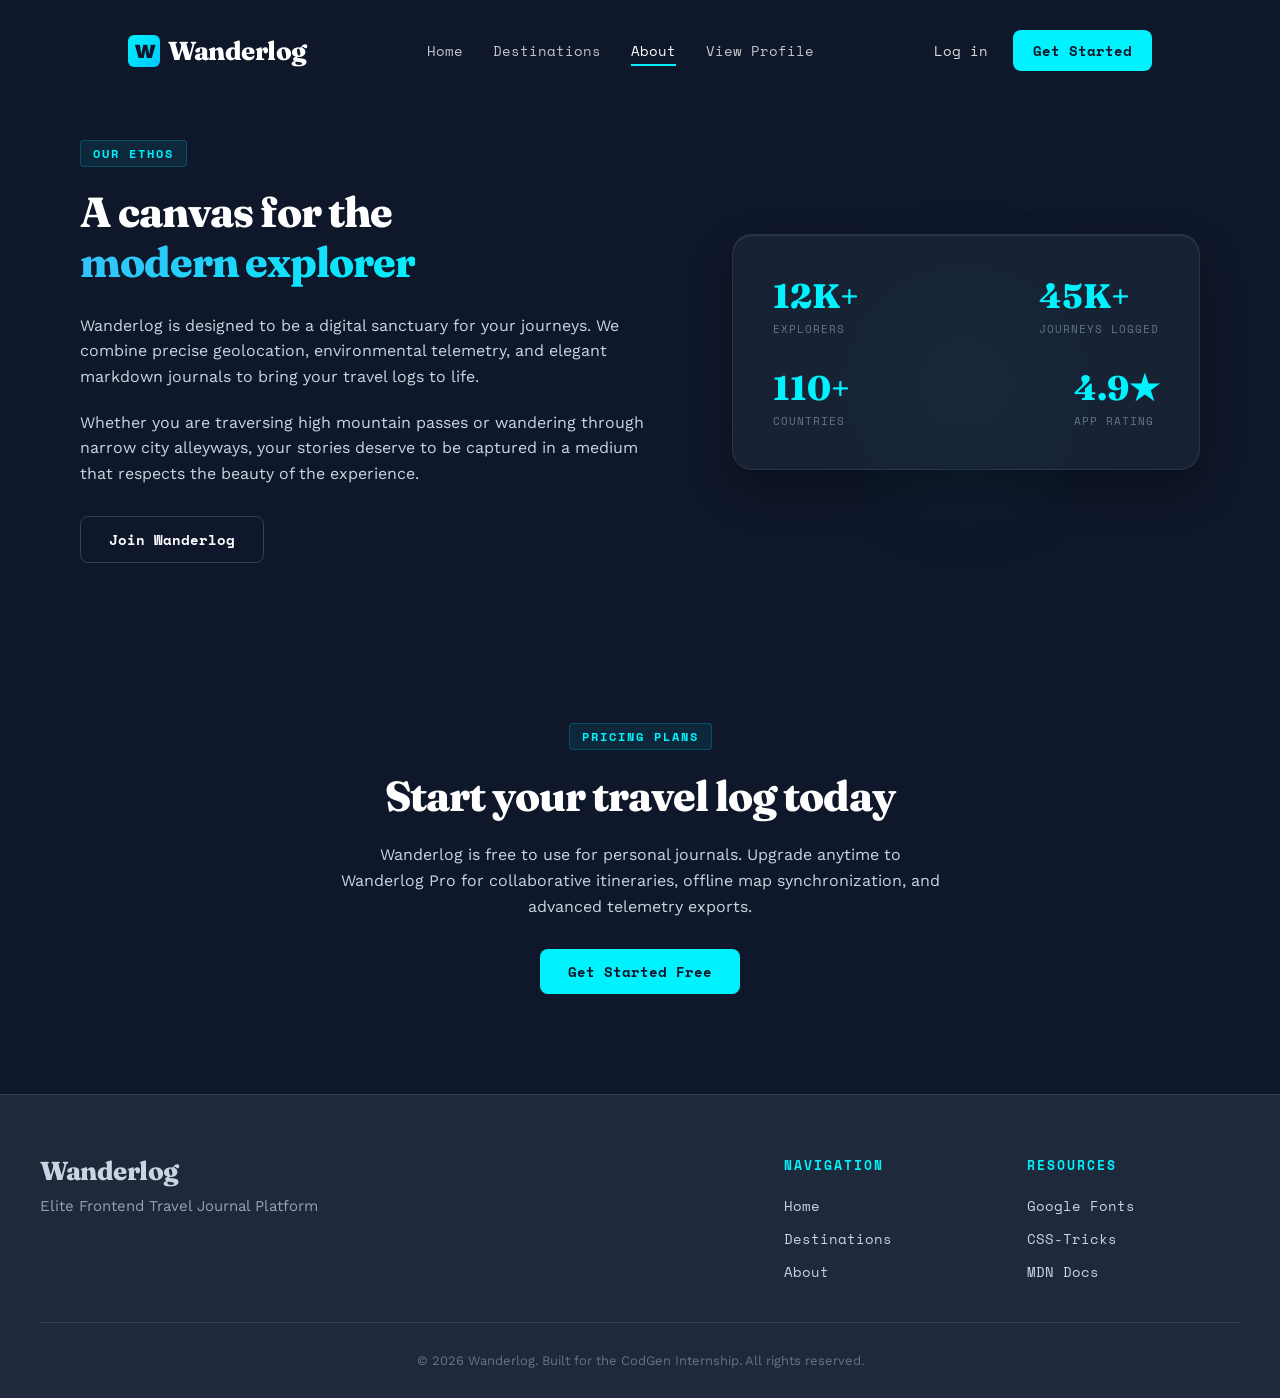
<file: about.html>
<!DOCTYPE html>
<html lang="en">
<head>
    <meta charset="UTF-8">
    <meta name="viewport" content="width=device-width, initial-scale=1.0">
    <title>About Wanderlog — Travel Journal Platform</title>
    <meta name="description" content="A sanctuary for travelers to plan, log, and organize journeys cleanly.">
    
    <link rel="preconnect" href="https://fonts.googleapis.com">
    <link rel="preconnect" href="https://fonts.gstatic.com" crossorigin>
    <link href="https://fonts.googleapis.com/css2?family=Fraunces:wght@600;700&family=Space+Mono:wght@400;700&family=Work+Sans:wght@300;400;500;600;700&display=swap" rel="stylesheet">
    <link rel="stylesheet" href="style.css">
    <style>
        .about {
            padding-top: 140px;
        }
    </style>
</head>
<body>

    
    <header>
        <div class="navbar">
            <a href="index.html" class="logo" id="logo-link">
                <span class="logo-icon">W</span>
                <span class="logo-text">Wanderlog</span>
            </a>
            
            <input type="checkbox" id="menu-toggle" class="menu-toggle-checkbox">
            <label for="menu-toggle" class="menu-toggle-label">☰</label>
            
            <ul class="nav-links">
                <li><a href="index.html" class="nav-link text-mono" id="nav-link-home">Home</a></li>
                <li><a href="destination.html" class="nav-link text-mono" id="nav-link-destinations">Destinations</a></li>
                <li><a href="about.html" class="nav-link active text-mono" id="nav-link-about">About</a></li>
                <li><a href="profile.html?user=sakshikolekar" class="nav-link text-mono" id="nav-link-profile">View Profile</a></li>
            </ul>

            <div class="auth-buttons">
                <a href="#login" class="signin text-mono" id="link-header-login">Log in</a>
                <button class="signup text-mono" id="btn-header-start">Get Started</button>
            </div>
        </div>
    </header>

    
    <main>
        
        <section class="about" id="about">
            <div class="about-container">
                <div class="about-content">
                    <span class="category-tag text-mono">Our Ethos</span>
                    <h2>A canvas for the <br><span class="highlight-text">modern explorer</span></h2>
                    <p>
                        Wanderlog is designed to be a digital sanctuary for your journeys. We combine precise geolocation, environmental telemetry, and elegant markdown journals to bring your travel logs to life.
                    </p>
                    <p>
                        Whether you are traversing high mountain passes or wandering through narrow city alleyways, your stories deserve to be captured in a medium that respects the beauty of the experience.
                    </p>
                    <button class="btn-about" id="btn-about-join">Join Wanderlog</button>
                </div>
                <div class="about-stats-panel">
                    <div class="about-stats-glow"></div>
                    <div class="glass-card stats-glass" id="about-stats-card">
                        <div class="stat-row">
                            <div class="stat-item">
                                <span class="stat-number">12K+</span>
                                <span class="stat-desc text-mono">Explorers</span>
                            </div>
                            <div class="stat-item">
                                <span class="stat-number">45K+</span>
                                <span class="stat-desc text-mono">Journeys Logged</span>
                            </div>
                        </div>
                        <div class="stat-row">
                            <div class="stat-item">
                                <span class="stat-number">110+</span>
                                <span class="stat-desc text-mono">Countries</span>
                            </div>
                            <div class="stat-item">
                                <span class="stat-number">4.9★</span>
                                <span class="stat-desc text-mono">App Rating</span>
                            </div>
                        </div>
                    </div>
                </div>
            </div>
        </section>

       
        <section class="pricing" id="pricing">
            <div class="pricing-container">
                <span class="category-tag text-mono">Pricing Plans</span>
                <h2>Start your travel log today</h2>
                <p>
                    Wanderlog is free to use for personal journals. Upgrade anytime to Wanderlog Pro for collaborative itineraries, offline map synchronization, and advanced telemetry exports.
                </p>
                <button class="btn-pricing" id="btn-pricing-cta">Get Started Free</button>
            </div>
        </section>
    </main>

    
    <footer class="app-footer">
        <div class="footer-container">
            <div class="footer-brand">
                <span class="logo-text">Wanderlog</span>
                <p class="footer-tagline">Elite Frontend Travel Journal Platform</p>
            </div>
            <div class="footer-links">
                <div class="link-group">
                    <h3>Navigation</h3>
                    <ul>
                        <li><a href="index.html" class="text-mono" id="link-footer-home">Home</a></li>
                        <li><a href="destination.html" class="text-mono" id="link-footer-destinations">Destinations</a></li>
                        <li><a href="about.html" class="text-mono" id="link-footer-about">About</a></li>
                    </ul>
                </div>
                <div class="link-group">
                    <h3>Resources</h3>
                    <ul>
                        <li><a href="https://fonts.google.com/" target="_blank" rel="noopener noreferrer" class="text-mono" id="link-footer-google-fonts">Google Fonts</a></li>
                        <li><a href="https://css-tricks.com/" target="_blank" rel="noopener noreferrer" class="text-mono" id="link-footer-css-tricks">CSS-Tricks</a></li>
                        <li><a href="https://developer.mozilla.org/" target="_blank" rel="noopener noreferrer" class="text-mono" id="link-footer-mdn">MDN Docs</a></li>
                    </ul>
                </div>
            </div>
        </div>
        <div class="footer-bottom">
            <p>&copy; 2026 Wanderlog. Built for the CodGen Internship. All rights reserved.</p>
        </div>
    </footer>

    <script>
        // Parse current username from URL query parameters (default to 'sakshikolekar')
        var params = new URLSearchParams(window.location.search);
        var currentProfileUsername = params.get("user") || "sakshikolekar";

        // Update navigation links to preserve the user query parameter
        var logoLink = document.getElementById("logo-link");
        if (logoLink) logoLink.href = "index.html?user=" + currentProfileUsername;
        var navHome = document.getElementById("nav-link-home");
        if (navHome) navHome.href = "index.html?user=" + currentProfileUsername;
        var navDest = document.getElementById("nav-link-destinations");
        if (navDest) navDest.href = "destination.html?user=" + currentProfileUsername;
        var navAbout = document.getElementById("nav-link-about");
        if (navAbout) navAbout.href = "about.html?user=" + currentProfileUsername;
        var navProfile = document.getElementById("nav-link-profile");
        if (navProfile) navProfile.href = "profile.html?user=" + currentProfileUsername;

        // Footer links
        var footerHome = document.getElementById("link-footer-home");
        if (footerHome) footerHome.href = "index.html?user=" + currentProfileUsername;
        var footerDest = document.getElementById("link-footer-destinations");
        if (footerDest) footerDest.href = "destination.html?user=" + currentProfileUsername;
        var footerAbout = document.getElementById("link-footer-about");
        if (footerAbout) footerAbout.href = "about.html?user=" + currentProfileUsername;
    </script>
</body>
</html>
</file>
<file: style.css>
* {
  margin: 0;
  padding: 0;
  box-sizing: border-box;
}


body {
  font-family: 'Work Sans', sans-serif;
  color: #cbd5e1;
  background-color: #0f172a;
}

h1, h2, h3 {
  font-family: 'Fraunces', serif;
  color: white;
}

button,
.text-mono {
  font-family: 'Space Mono', monospace;
}


.webkit-scrollbar {
  width: 8px;
}

::-webkit-scrollbar-track {
  background: #0f172a;
}

::-webkit-scrollbar-thumb {
  background: #334155;
  border-radius: 4px;
}

::-webkit-scrollbar-thumb:hover {
  background: #00f2fe;
}



body > header {
  position: absolute;
  top: 0;
  left: 0;
  right: 0;
  z-index: 1000;
  background: transparent;
  width: 100%;
}

.navbar {
  display: flex;
  justify-content: space-between;
  align-items: center;
  padding: 30px 10%;
  width: 100%;
}


.logo {
  display: flex;
  align-items: center;
  gap: 8px;
  text-decoration: none;
  color: white;
}

.logo-icon {
  background: linear-gradient(135deg, #00f2fe 0%, #00c6ff 100%);
  color: #0f172a;
  font-family: 'Work Sans', sans-serif;
  font-weight: 900;
  font-size: 20px;
  width: 32px;
  height: 32px;
  display: flex;
  align-items: center;
  justify-content: center;
  border-radius: 6px;
  letter-spacing: -1px;
}

.logo-text {
  font-family: 'Fraunces', serif;
  font-size: 26px;
  font-weight: 800;
  letter-spacing: -0.5px;
}


.nav-links {
  list-style: none;
  display: flex;
  gap: 30px;
}

.nav-links li a {
  text-decoration: none;
  color: rgba(255, 255, 255, 0.75);
  font-size: 14px;
  transition: 0.2s;
  padding: 5px 0;
  position: relative;
}

.nav-links li a:hover,
.nav-links li a.active {
  color: white;
}

.nav-links li a::after {
  content: '';
  position: absolute;
  bottom: 0;
  left: 0;
  width: 0;
  height: 2px;
  background: #00f2fe;
  transition: 0.2s;
}

.nav-links li a:hover::after,
.nav-links li a.active::after {
  width: 100%;
}


.auth-buttons {
  display: flex;
  align-items: center;
  gap: 25px;
}


.signin {
  text-decoration: none;
  color: rgba(255, 255, 255, 0.85);
  font-size: 14px;
  transition: 0.2s;
}

.signin:hover {
  color: #00f2fe;
}


.signup {
  padding: 10px 20px;
  border: none;
  background: #00f2fe;
  color: #0f172a;
  cursor: pointer;
  border-radius: 8px;
  font-weight: 700;
  font-size: 14px;
  transition: 0.3s cubic-bezier(0.34, 1.56, 0.64, 1);
}

.signup:hover {
  background: #05d5e0;
  transform: translateY(-2px) scale(1.02);
  box-shadow: 0 4px 15px rgba(0, 242, 254, 0.4);
}


.menu-toggle-checkbox {
  display: none;
}

.menu-toggle-label {
  display: none;
  font-size: 28px;
  color: white;
  cursor: pointer;
  user-select: none;
}



.hero {
  position: relative;
  display: flex;
  align-items: center;
  justify-content: flex-end; /* right bank alignment to match layout when flipped */
  min-height: 85vh;
  padding: 160px 10% 80px;
  background: url("https://images.unsplash.com/photo-1542718610-a1d656d1884c?auto=format&fit=crop&w=1600&q=80") no-repeat center/cover;
  transform: scaleX(-1); /* cabin mirrored to right */
}

.hero-overlay {
  position: absolute;
  top: 0;
  left: 0;
  width: 100%;
  height: 100%;
  background: linear-gradient(180deg, rgba(15, 23, 42, 0.4) 0%, rgba(15, 23, 42, 0.75) 100%);
  z-index: 1;
}

.hero-container {
  width: 100%;
  max-width: 1200px;
  margin: 0 auto;
  position: relative;
  z-index: 2;
  transform: scaleX(-1); /* text flipped back to normal */
}

.hero-content {
  max-width: 580px;
  display: flex;
  flex-direction: column;
  align-items: flex-start;
  text-align: left;
}

.hero h1 {
  font-family: 'Work Sans', sans-serif;
  font-size: 56px;
  font-weight: 800;
  line-height: 1.15;
  letter-spacing: -1px;
  color: white;
  margin-bottom: 15px;
  text-shadow: 0 2px 10px rgba(0, 0, 0, 0.5);
}

.hero p {
  font-size: 18px;
  color: rgba(255, 255, 255, 0.85);
  margin-bottom: 35px;
  text-shadow: 0 1px 5px rgba(0, 0, 0, 0.4);
}


.search-bar {
  background: white;
  padding: 6px;
  border-radius: 30px;
  display: flex;
  width: 100%;
  max-width: 480px;
  box-shadow: 0 8px 30px rgba(0, 0, 0, 0.35);
  margin-bottom: 50px;
}

.search-input-wrapper {
  display: flex;
  align-items: center;
  flex: 1;
  padding-left: 15px;
  gap: 8px;
}

.search-icon-svg {
  flex-shrink: 0;
  opacity: 0.6;
}

.search-bar input {
  width: 100%;
  border: none;
  outline: none;
  font-size: 15px;
  font-family: 'Work Sans', sans-serif;
  color: #1e293b;
}

.search-bar input::placeholder {
  color: #64748b;
}

.search-bar button {
  background: #00f2fe;
  color: #0f172a;
  border: none;
  padding: 10px 28px;
  border-radius: 30px;
  font-size: 14px;
  font-weight: 700;
  cursor: pointer;
  transition: background 0.2s;
}

.search-bar button:hover {
  background: #05d5e0;
}


.categories {
  width: 100%;
}

.categories-title {
  display: block;
  font-size: 12px;
  font-weight: 700;
  color: rgba(255, 255, 255, 0.6);
  text-transform: uppercase;
  letter-spacing: 2px;
  margin-bottom: 15px;
}

.categories-grid {
  display: flex;
  gap: 15px;
  flex-wrap: wrap;
}

.category-card {
  position: relative;
  width: 160px;
  height: 100px;
  border-radius: 12px;
  background-size: cover;
  background-position: center;
  display: flex;
  align-items: flex-end;
  padding: 12px 15px;
  overflow: hidden;
  border: 1px solid rgba(255, 255, 255, 0.1);
  box-shadow: 0 4px 10px rgba(0, 0, 0, 0.2);
  transition: transform 0.4s cubic-bezier(0.34, 1.56, 0.64, 1);
}

.category-card:hover {
  transform: translateY(-4px);
  border-color: #00f2fe;
}

.category-card .card-overlay {
  position: absolute;
  top: 0;
  left: 0;
  width: 100%;
  height: 100%;
  background: linear-gradient(180deg, transparent 40%, rgba(15, 23, 42, 0.85) 100%);
  z-index: 1;
}

.category-card .category-name {
  position: relative;
  z-index: 2;
  font-size: 13px;
  color: white;
}



.destinations {
  max-width: 1200px;
  margin: 0 auto;
  padding: 100px 40px;
  width: 100%;
}

.section-header {
  text-align: center;
  margin-bottom: 60px;
  display: flex;
  flex-direction: column;
  align-items: center;
}

.category-tag {
  font-size: 12px;
  font-weight: 700;
  color: #00f2fe;
  text-transform: uppercase;
  letter-spacing: 2px;
  margin-bottom: 10px;
  padding: 4px 12px;
  background-color: rgba(0, 242, 254, 0.08);
  border-radius: 4px;
  border: 1px solid rgba(0, 242, 254, 0.2);
}

.destinations h2 {
  font-size: 42px;
  font-weight: 800;
  margin-bottom: 15px;
  letter-spacing: -1px;
}

.destinations p {
  font-size: 17px;
  color: #94a3b8;
  max-width: 600px;
}

.destinations-grid {
  display: grid;
  grid-template-columns: repeat(3, 1fr);
  gap: 30px;
}


.glass-card {
  background: rgba(30, 41, 59, 0.65);
  backdrop-filter: blur(20px);
  -webkit-backdrop-filter: blur(20px);
  border: 1px solid rgba(255, 255, 255, 0.08);
  border-radius: 20px;
  padding: 35px;
  width: 100%;
  box-shadow: 0 20px 40px rgba(0, 0, 0, 0.3),
              inset 0 1px 1px rgba(255, 255, 255, 0.1);
  position: relative;
  z-index: 1;
  transition: transform 0.4s cubic-bezier(0.34, 1.56, 0.64, 1);
}

.glass-card:hover {
  transform: translateY(-8px);
  border-color: rgba(0, 242, 254, 0.3);
}

.card-image {
  width: 100%;
  height: 180px;
  background-size: cover;
  background-position: center;
  border-radius: 12px;
  margin-bottom: 20px;
}

.destination-card {
  height: 100%;
  display: flex;
  flex-direction: column;
  justify-content: space-between;
}

.card-header {
  display: flex;
  justify-content: space-between;
  align-items: center;
  flex-wrap: wrap;
  gap: 8px;
  margin-bottom: 20px;
}

.badge {
  font-size: 11px;
  color: white;
  background-color: #334155;
  padding: 4px 10px;
  border-radius: 4px;
  font-weight: 700;
  white-space: nowrap;
}

.coordinates {
  font-size: 11px;
  color: #00f2fe;
  font-weight: 700;
  white-space: nowrap;
  overflow: hidden;
  text-overflow: ellipsis;
  max-width: 150px;
}

.card-title {
  font-size: 28px;
  font-weight: 700;
  margin-bottom: 12px;
  color: white;
}

.card-excerpt {
  font-size: 14px;
  color: #cbd5e1;
  margin-bottom: 20px;
  line-height: 1.5;
  white-space: pre-line;
  max-height: 120px;
  overflow-y: auto;
  padding-right: 5px;
}

.card-footer {
  display: flex;
  align-items: center;
  gap: 12px;
  font-size: 12px;
  border-top: 1px solid rgba(255, 255, 255, 0.08);
  padding-top: 20px;
}

.stat-label {
  color: #64748b;
}

.stat-value {
  color: white;
  font-weight: 700;
}

.divider {
  color: #475569;
}



.about {
  max-width: 1200px;
  margin: 0 auto;
  padding: 100px 40px;
  width: 100%;
}

.about-container {
  display: grid;
  grid-template-columns: 1.1fr 0.9fr;
  gap: 80px;
  align-items: center;
}

.about-content {
  display: flex;
  flex-direction: column;
  align-items: flex-start;
}

.about-content h2 {
  font-size: 42px;
  font-weight: 800;
  line-height: 1.2;
  margin-top: 10px;
  margin-bottom: 25px;
  letter-spacing: -1px;
}

.highlight-text {
  background: linear-gradient(135deg, #38bdf8 0%, #00f2fe 100%);
  -webkit-background-clip: text;
  -webkit-text-fill-color: transparent;
}

.about-content p {
  color: #cbd5e1;
  margin-bottom: 20px;
  font-size: 16px;
  line-height: 1.6;
}

.btn-about {
  padding: 12px 28px;
  border: 1px solid #334155;
  background: transparent;
  color: white;
  border-radius: 8px;
  font-size: 14px;
  font-weight: 600;
  cursor: pointer;
  transition: 0.3s;
  margin-top: 10px;
}

.btn-about:hover {
  background: #1e293b;
  border-color: #00f2fe;
}

.about-stats-panel {
  display: flex;
  justify-content: center;
  position: relative;
  width: 100%;
}

.about-stats-glow {
  position: absolute;
  width: 300px;
  height: 300px;
  background: radial-gradient(circle, rgba(0, 242, 254, 0.1) 0%, transparent 70%);
  filter: blur(40px);
  z-index: 0;
  pointer-events: none;
}

.stats-glass {
  z-index: 1;
  display: flex;
  flex-direction: column;
  gap: 30px;
  padding: 40px;
}

.stat-row {
  display: flex;
  justify-content: space-between;
  gap: 40px;
}

.stat-item {
  display: flex;
  flex-direction: column;
  gap: 4px;
}

.stat-number {
  font-family: 'Fraunces', serif;
  font-size: 34px;
  font-weight: 800;
  color: #00f2fe;
}

.stat-desc {
  font-size: 11px;
  color: #64748b;
  text-transform: uppercase;
  letter-spacing: 1px;
}


/* PRICING */.pricing {
  max-width: 1200px;
  margin: 0 auto;
  padding: 60px 40px 100px;
  width: 100%;
}

.pricing-container {
  display: flex;
  flex-direction: column;
  align-items: center;
  text-align: center;
}

.pricing h2 {
  font-size: 42px;
  font-weight: 800;
  margin-top: 10px;
  margin-bottom: 20px;
  letter-spacing: -1px;
}

.pricing p {
  font-size: 16px;
  color: #cbd5e1;
  max-width: 600px;
  margin-bottom: 30px;
  line-height: 1.6;
}

.btn-pricing {
  padding: 12px 28px;
  border: none;
  background: #00f2fe;
  color: #0f172a;
  border-radius: 8px;
  font-size: 14px;
  font-weight: 700;
  cursor: pointer;
  transition: background 0.2s;
}

.btn-pricing:hover {
  background: #05d5e0;
}


/* FOOTER */
.app-footer {
  background-color: #1e293b;
  border-top: 1px solid #334155;
  padding: 60px 40px 30px;
  width: 100%;
}

.footer-container {
  max-width: 1200px;
  margin: 0 auto;
  display: grid;
  grid-template-columns: 1.5fr 1fr;
  gap: 60px;
  margin-bottom: 40px;
}

.footer-brand {
  display: flex;
  flex-direction: column;
  gap: 10px;
}

.footer-tagline {
  font-size: 15px;
  color: #94a3b8;
}

.footer-links {
  display: grid;
  grid-template-columns: 1fr 1fr;
  gap: 30px;
}

.link-group h3 {
  font-family: 'Space Mono', monospace;
  font-size: 13px;
  text-transform: uppercase;
  letter-spacing: 2px;
  color: #00f2fe;
  margin-bottom: 20px;
}

.link-group ul {
  list-style: none;
  display: flex;
  flex-direction: column;
  gap: 12px;
}

.link-group a {
  font-size: 14px;
  color: #cbd5e1;
  text-decoration: none;
  transition: 0.2s;
}

.link-group a:hover {
  color: #00f2fe;
  padding-left: 4px;
}

.footer-bottom {
  max-width: 1200px;
  margin: 0 auto;
  border-top: 1px solid #334155;
  padding-top: 30px;
  display: flex;
  justify-content: center;
  text-align: center;
  font-size: 13px;
  color: #64748b;
}


/* RESPONSIVE */
@media (max-width: 1024px) {
  .hero-container {
    gap: 30px;
  }
  
  .destinations-grid {
    grid-template-columns: repeat(2, 1fr);
    gap: 20px;
  }
  
  .about-container {
    gap: 40px;
  }
}

@media (max-width: 768px) {
  .navbar {
    padding: 10px 15px; 
  }

  .nav-links {
    display: none; 
    flex-direction: column;
    background: #0b1c3d;
    position: absolute;
    top: 62px;
    right: 0;
    width: 100%;
    text-align: center;
    padding: 20px 0;
    box-shadow: 0 10px 15px rgba(0, 0, 0, 0.25);
  }

  .nav-links li {
    margin: 10px 0;
  }

  /* show class */
  #menu-toggle:checked ~ .nav-links {
    display: flex;
    z-index: 100;
  }

  .menu-toggle-label {
    display: block;
    margin-left: auto;
    margin-right: 15px;
    z-index: 101;
  }

  .auth-buttons {
    display: none; 
  }

  .logo {
    font-size: 18px;
  }

  /* hero mobile fix */
  .hero {
    padding: 120px 20px 60px;
    min-height: auto;
    transform: none;
  }

  .hero-container {
    transform: none;
  }

  .hero-content {
    align-items: center;
    text-align: center;
    max-width: 100%;
  }

  .hero h1 {
    font-size: 32px;
  }

  .hero p {
    font-size: 16px;
  }

  .search-bar {
    flex-direction: column;
    border-radius: 15px;
    padding: 8px;
    gap: 8px;
  }

  .search-input-wrapper {
    padding-left: 5px;
    width: 100%;
  }

  .search-bar input {
    text-align: center;
  }

  .search-bar button {
    width: 100%;
    border-radius: 10px;
  }

  .categories {
    display: flex;
    flex-direction: column;
    align-items: center;
  }

  .categories-grid {
    justify-content: center;
  }

  /* destinations mobile fix */
  .destinations {
    padding: 60px 20px;
  }

  .destinations h2 {
    font-size: 32px;
  }

  .destinations-grid {
    grid-template-columns: 1fr;
    gap: 30px;
  }

  /* about mobile fix */
  .about {
    padding: 60px 20px;
  }

  .about-container {
    grid-template-columns: 1fr;
    gap: 50px;
    text-align: center;
  }

  .about-content {
    align-items: center;
  }

  .about-content h2 {
    font-size: 32px;
  }

  .about-stats-panel {
    justify-content: center;
  }

  .stats-glass {
    max-width: 440px;
    margin: 0 auto;
    padding: 30px;
  }

  /* pricing mobile fix */
  .pricing {
    padding: 40px 20px 60px;
  }

  .pricing h2 {
    font-size: 32px;
  }

  /* footer mobile fix */
  .footer-container {
    grid-template-columns: 1fr;
    gap: 40px;
    text-align: center;
  }

  .footer-links {
    justify-items: center;
    text-align: center;
  }
  
  .link-group ul {
    align-items: center;
  }
}

/* MOBILE FIX */
@media (max-width: 360px) {
  .navbar {
    padding: 10px;
  }
  
  .nav-links li {
    margin: 8px 0;
  }

  .logo-text {
    font-size: 20px;
  }

  .hero h1 {
    font-size: 26px;
  }

  .card-title {
    font-size: 24px;
  }

  .destinations h2 {
    font-size: 26px;
  }

  .about-content h2 {
    font-size: 26px;
  }

  .stats-glass {
    padding: 20px;
  }

  .stat-row {
    gap: 15px;
  }

  .stat-number {
    font-size: 28px;
  }
}

/* --- Week 2 CRUD Styling --- */
.add-trip-container {
  display: flex;
  justify-content: center;
  margin-top: -20px;
  margin-bottom: 40px;
}
.add-btn {
  padding: 12px 28px;
  border: none;
  background: linear-gradient(135deg, #00f2fe 0%, #00c6ff 100%);
  color: #0f172a;
  cursor: pointer;
  border-radius: 8px;
  font-weight: 700;
  font-size: 14px;
  transition: 0.3s cubic-bezier(0.34, 1.56, 0.64, 1);
}
.add-btn:hover {
  background: #05d5e0;
  transform: translateY(-2px);
  box-shadow: 0 4px 15px rgba(0, 242, 254, 0.4);
}
.card-actions {
  display: flex;
  flex-direction: row;
  gap: 8px;
}

.edit-btn, .delete-btn {
  padding: 8px 16px;
  border: none;
  border-radius: 6px;
  cursor: pointer;
  font-weight: 700;
  font-size: 12px;
  transition: all 0.2s;
}
.edit-btn {
  background: rgba(0, 242, 254, 0.1);
  color: #00f2fe;
  border: 1px solid rgba(0, 242, 254, 0.3);
}
.edit-btn:hover {
  background: #00f2fe;
  color: #0f172a;
}
.delete-btn {
  background: rgba(239, 68, 68, 0.1);
  color: #f87171;
  border: 1px solid rgba(239, 68, 68, 0.3);
}
.delete-btn:hover {
  background: #ef4444;
  color: white;
}

/* Modals */
.modal {
  position: fixed;
  top: 0;
  left: 0;
  width: 100%;
  height: 100%;
  background: rgba(15, 23, 42, 0.75);
  backdrop-filter: blur(8px);
  -webkit-backdrop-filter: blur(8px);
  display: flex;
  justify-content: center;
  align-items: center;
  z-index: 2000;
}
.modal-content {
  background: #1e293b;
  border: 1px solid rgba(255, 255, 255, 0.1);
  box-shadow: 0 25px 50px -12px rgba(0, 0, 0, 0.5);
  padding: 30px;
  border-radius: 20px;
  width: 90%;
  max-width: 450px;
  text-align: left;
  max-height: 90vh;
  overflow-y: auto;
}
.modal-content h3 {
  margin-bottom: 20px;
  font-size: 24px;
  color: white;
  border-bottom: 1px solid rgba(255, 255, 255, 0.08);
  padding-bottom: 10px;
}
.modal-content label {
  display: block;
  margin-top: 15px;
  font-size: 13px;
  font-weight: 600;
  color: #94a3b8;
  font-family: 'Space Mono', monospace;
}
.modal-content input, .modal-content textarea {
  width: 100%;
  padding: 10px 14px;
  margin-top: 5px;
  background: #0f172a;
  border: 1px solid #334155;
  border-radius: 8px;
  outline: none;
  font-family: 'Work Sans', sans-serif;
  color: white;
  font-size: 14px;
}
.modal-content input:focus, .modal-content textarea:focus {
  border-color: #00f2fe;
  box-shadow: 0 0 0 2px rgba(0, 242, 254, 0.15);
}
.modal-buttons {
  margin-top: 25px;
  display: flex;
  justify-content: flex-end;
  gap: 12px;
}
.modal-buttons button {
  padding: 10px 20px;
  border: none;
  border-radius: 8px;
  cursor: pointer;
  font-weight: 700;
  font-size: 14px;
}
#save-btn, #confirm-delete-btn {
  background: #00f2fe;
  color: #0f172a;
}
#save-btn:hover {
  background: #05d5e0;
}
#close-btn, #cancel-delete-btn {
  background: #334155;
  color: #cbd5e1;
}
#close-btn:hover, #cancel-delete-btn:hover {
  background: #475569;
}
#confirm-delete-btn {
  background: #ef4444;
  color: white;
}
#confirm-delete-btn:hover {
  background: #dc2626;
}

/* Error validation labels */
.error {
  color: #f87171;
  font-size: 12px;
  display: none;
  margin-top: 4px;
  font-family: 'Work Sans', sans-serif;
}
.error.show {
  display: block;
}
input.invalid {
  border-color: #ef4444;
}

/* Empty State block */
.empty-state {
  background: rgba(30, 41, 59, 0.4);
  border: 2px dashed rgba(255, 255, 255, 0.1);
  border-radius: 20px;
  padding: 50px 30px;
  width: 100%;
  max-width: 600px;
  margin: 40px auto;
  text-align: center;
  color: #94a3b8;
}
.empty-state p {
  font-size: 16px;
  margin-bottom: 0px;
}

/* Hide element helper */
.hidden {
  display: none !important;
}

/* Week 2: Layout styles for dialog scrollbars and compact cards */

/* Week 3 Style Upgrades: File uploads & Public Profiles */

/* File Input Styling */
input[type="file"] {
  background: rgba(30, 41, 59, 0.4);
  border: 1px solid rgba(255, 255, 255, 0.08);
  border-radius: 8px;
  padding: 10px;
  color: #cbd5e1;
  font-family: 'Space Mono', monospace;
  font-size: 13px;
  width: 100%;
  box-sizing: border-box;
  margin-top: 5px;
  margin-bottom: 12px;
  cursor: pointer;
  transition: all 0.2s ease-in-out;
}
input[type="file"]:hover {
  background: rgba(30, 41, 59, 0.6);
  border-color: rgba(255, 255, 255, 0.15);
}

/* Image Preview Styles */
#image-preview-container, #profile-avatar-preview-container {
  background: rgba(15, 23, 42, 0.5);
  border: 1px solid rgba(255, 255, 255, 0.05);
  border-radius: 8px;
  padding: 12px;
  margin-top: 10px;
  margin-bottom: 15px;
  display: inline-block;
  width: 100%;
  box-sizing: border-box;
}

#image-preview {
  display: block;
  margin: 0 auto;
  max-width: 100%;
  height: auto;
  max-height: 150px;
  border-radius: 6px;
  box-shadow: 0 4px 15px rgba(0, 0, 0, 0.3);
}

#profile-avatar-preview {
  display: block;
  margin: 0 auto;
  width: 80px;
  height: 80px;
  border-radius: 50%;
  object-fit: cover;
  border: 2px solid #00f2fe;
  box-shadow: 0 4px 12px rgba(0, 242, 254, 0.2);
}

/* Public Profile Layout Styles */
.profile-wrapper {
  max-width: 1100px;
  margin: 0 auto;
  padding: 140px 24px 60px 24px;
}

.profile-card {
  background: rgba(30, 41, 59, 0.4);
  backdrop-filter: blur(16px);
  -webkit-backdrop-filter: blur(16px);
  border: 1px solid rgba(255, 255, 255, 0.08);
  border-radius: 20px;
  padding: 40px;
  text-align: center;
  margin-bottom: 40px;
  box-shadow: 0 10px 30px rgba(0, 0, 0, 0.25);
}

.profile-avatar-large {
  width: 120px;
  height: 120px;
  border-radius: 50%;
  object-fit: cover;
  border: 3px solid #00f2fe;
  box-shadow: 0 0 25px rgba(0, 242, 254, 0.35);
  margin: 0 auto 20px auto;
  display: block;
}

.profile-name-large {
  font-family: 'Fraunces', serif;
  font-size: 32px;
  font-weight: 700;
  color: white;
  margin-bottom: 10px;
}

.profile-bio-large {
  font-family: 'Work Sans', sans-serif;
  font-size: 16px;
  line-height: 1.6;
  color: #94a3b8;
  max-width: 600px;
  margin: 0 auto 20px auto;
}

.profile-stats {
  display: inline-flex;
  gap: 30px;
  background: rgba(15, 23, 42, 0.4);
  border: 1px solid rgba(255, 255, 255, 0.05);
  border-radius: 30px;
  padding: 10px 30px;
  margin-top: 10px;
}

.profile-stat-item {
  font-family: 'Space Mono', monospace;
  font-size: 14px;
  color: #cbd5e1;
}

.profile-stat-item strong {
  color: #00f2fe;
  font-size: 16px;
  margin-right: 4px;
}

/* Header Adjustments for Profile */
.profile-header-actions {
  display: flex;
  justify-content: space-between;
  align-items: center;
  margin-bottom: 24px;
  border-bottom: 1px solid rgba(255, 255, 255, 0.08);
  padding-bottom: 15px;
}

.profile-title {
  font-family: 'Fraunces', serif;
  font-size: 24px;
  color: white;
  margin: 0;
}
</file>
